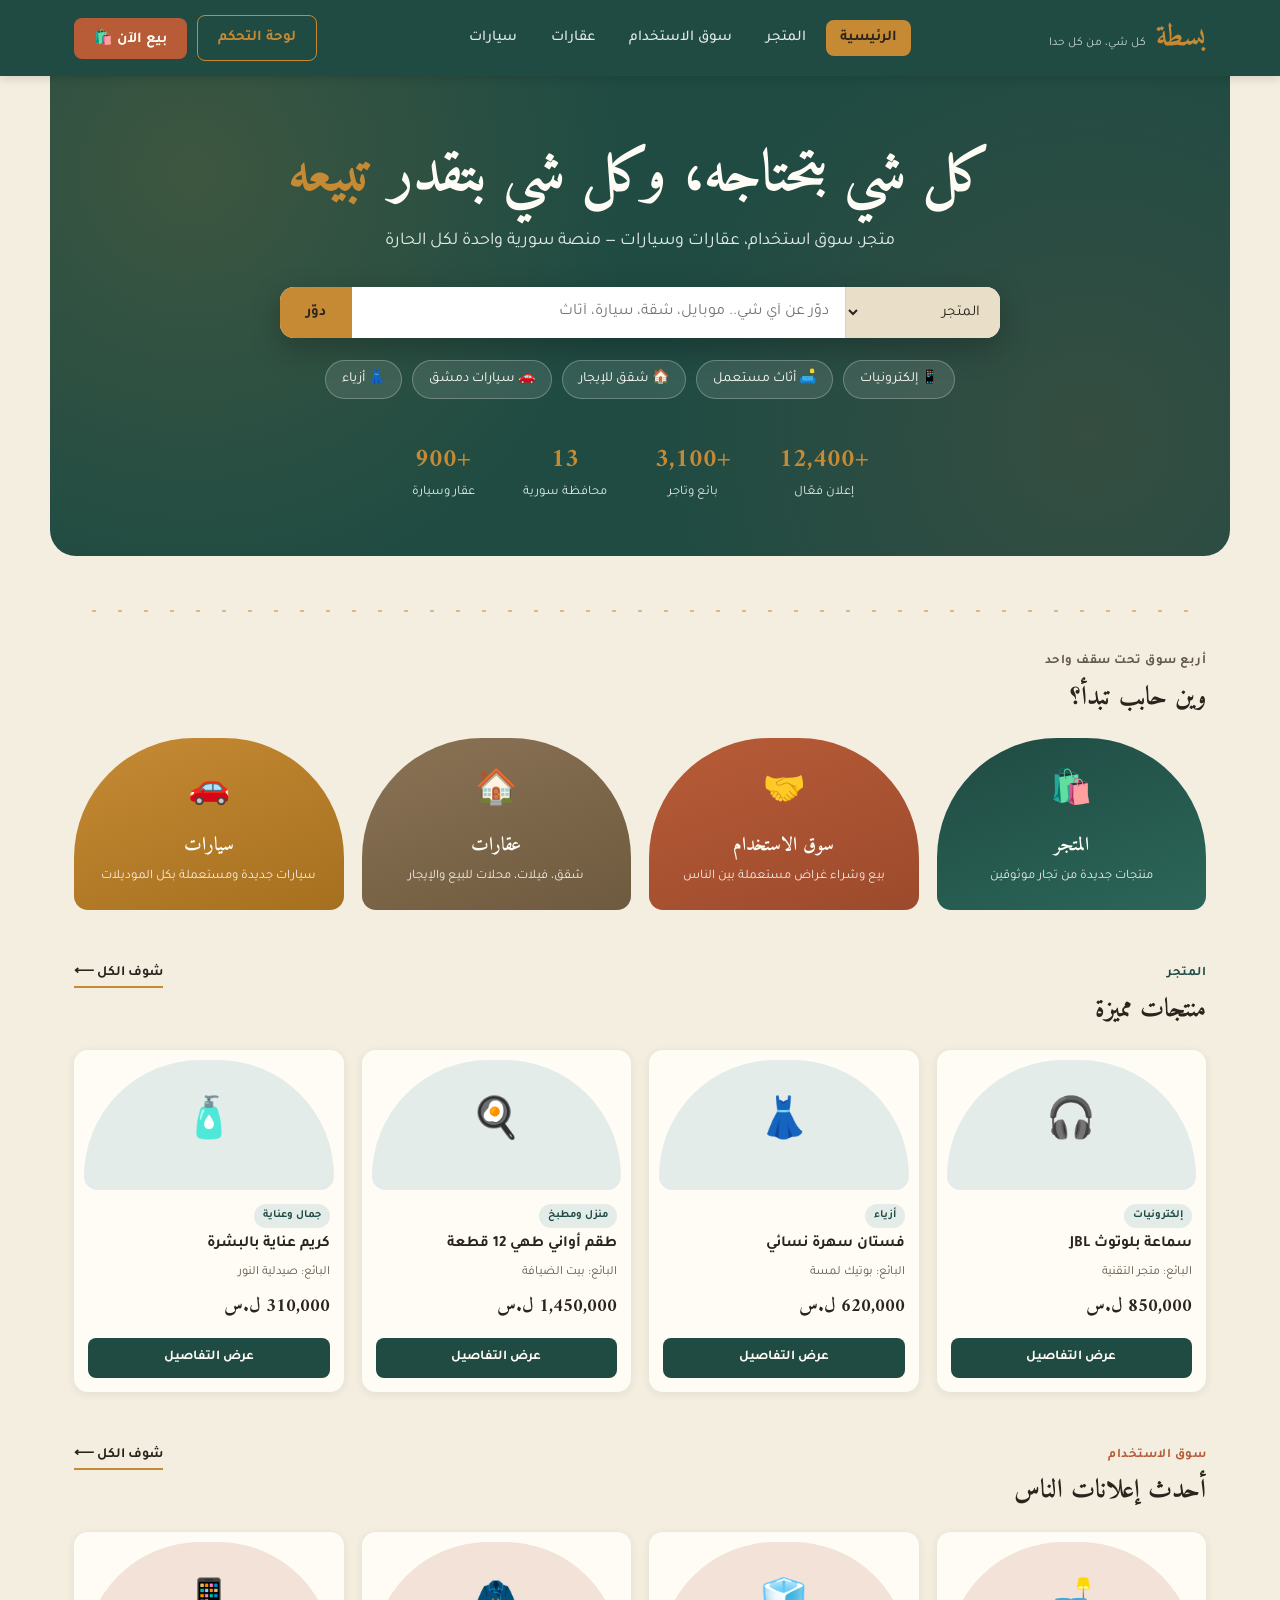
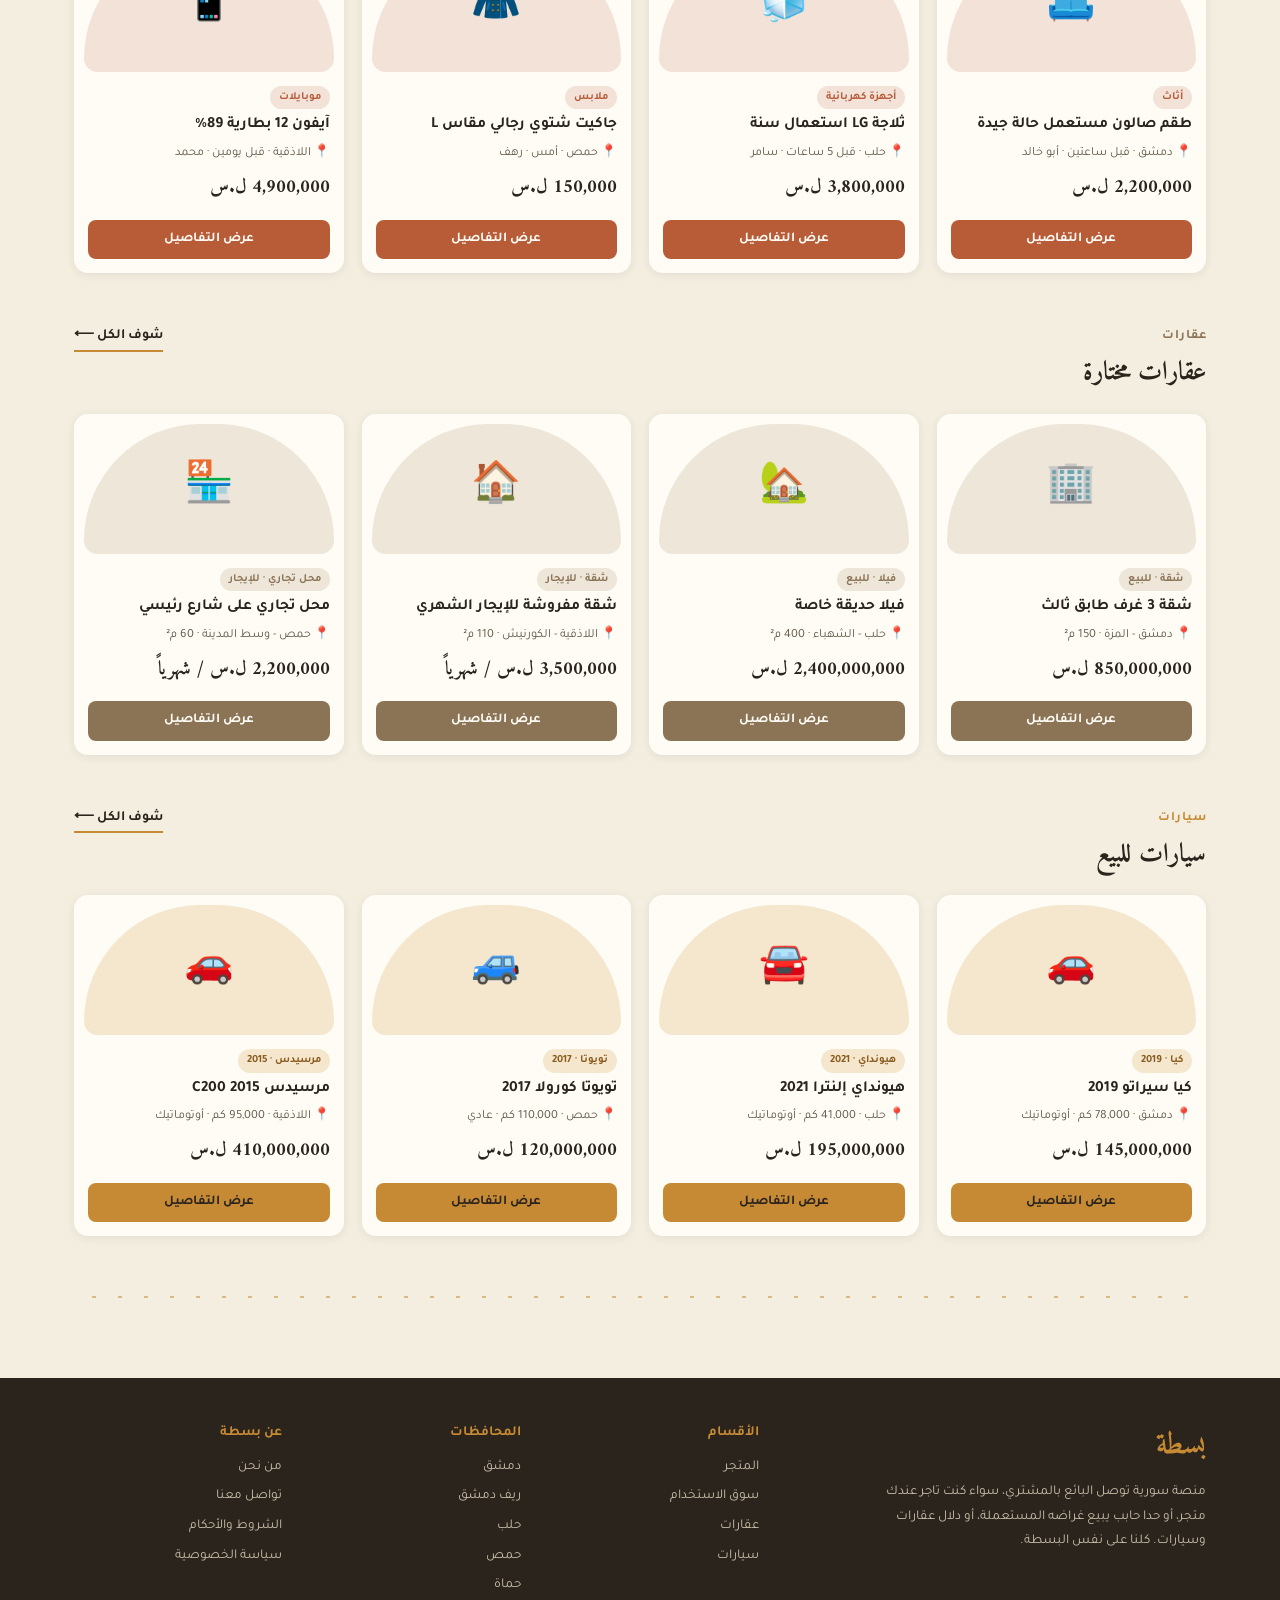
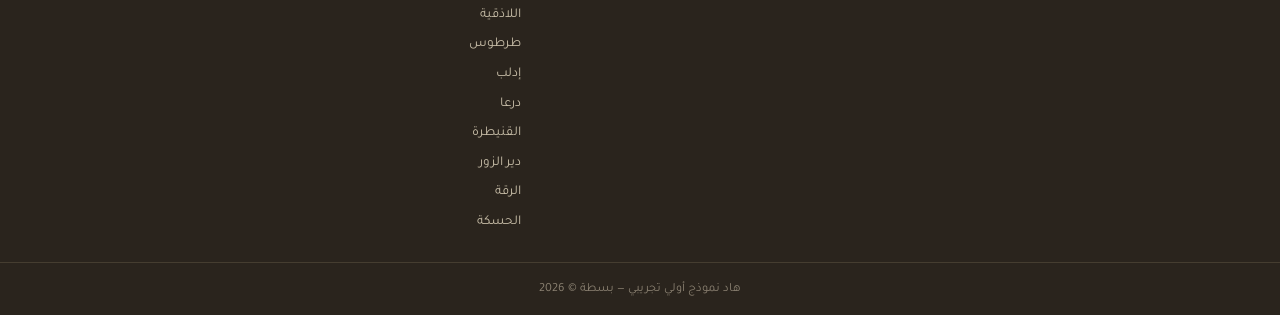
<file: index.html>
<!DOCTYPE html>
<html lang="ar" dir="rtl">
<head>
<meta charset="UTF-8">
<meta name="viewport" content="width=device-width, initial-scale=1.0">
<title>بسطة — كل شي، من كل حدا</title>
<link rel="preconnect" href="https://fonts.googleapis.com">
<link href="https://fonts.googleapis.com/css2?family=Amiri:ital,wght@0,400;0,700;1,400&family=Tajawal:wght@300;400;500;700;900&display=swap" rel="stylesheet">
<link rel="stylesheet" href="css/index.css">
</head>
<body>

<header>
  <div class="header-inner">
    <div class="logo">
      <span class="mark">بسطة</span>
      <span class="tag">كل شي، من كل حدا</span>
    </div>
    <button class="burger" id="burgerBtn">☰</button>
    <nav class="main-nav" id="mainNav">
      <button data-page="home" class="active">الرئيسية</button>
      <button data-page="store">المتجر</button>
      <button data-page="market">سوق الاستخدام</button>
      <button data-page="estate">عقارات</button>
      <button data-page="cars">سيارات</button>
    </nav>
    <div class="header-actions">
      <a class="sell-btn" href="basta-dashboard.html" style="background:transparent; border:1.5px solid var(--copper); color:var(--copper);">لوحة التحكم</a>
      <button class="sell-btn" id="sellBtnHeader">بيع الآن 🛍️</button>
    </div>
  </div>
</header>

<main>

  <section class="page active" id="page-home">
    <div class="hero" style="border-radius:0 0 26px 26px;">
      <div class="hero-inner">
        <h1>كل شي بتحتاجه، وكل شي بتقدر <span>تبيعه</span></h1>
        <p class="sub">متجر، سوق استخدام، عقارات وسيارات — منصة سورية واحدة لكل الحارة</p>
        <div class="search-bar">
          <select id="homeSearchScope">
            <option value="store">المتجر</option>
            <option value="market">سوق الاستخدام</option>
            <option value="estate">عقارات</option>
            <option value="cars">سيارات</option>
          </select>
          <input type="text" placeholder="دوّر عن أي شي.. موبايل، شقة، سيارة، أثاث">
          <button id="homeSearchBtn">دوّر</button>
        </div>
        <div class="chips">
          <span class="chip">📱 إلكترونيات</span>
          <span class="chip">🛋️ أثاث مستعمل</span>
          <span class="chip">🏠 شقق للإيجار</span>
          <span class="chip">🚗 سيارات دمشق</span>
          <span class="chip">👗 أزياء</span>
        </div>
        <div class="stats-row">
          <div class="stat"><b>+12,400</b><span>إعلان فعّال</span></div>
          <div class="stat"><b>+3,100</b><span>بائع وتاجر</span></div>
          <div class="stat"><b>13</b><span>محافظة سورية</span></div>
          <div class="stat"><b>+900</b><span>عقار وسيارة</span></div>
        </div>
      </div>
    </div>

    <div class="star-divider" style="margin-top:44px;"></div>

    <div class="section-head" style="margin-top:30px;">
      <div>
        <span class="eyebrow" style="color:var(--charcoal-soft)">أربع سوق تحت سقف واحد</span>
        <h2>وين حابب تبدأ؟</h2>
      </div>
    </div>
    <div class="vertical-grid">
      <a class="v-card store" data-page="store"><div class="icon">🛍️</div><h3>المتجر</h3><p>منتجات جديدة من تجار موثوقين</p></a>
      <a class="v-card market" data-page="market"><div class="icon">🤝</div><h3>سوق الاستخدام</h3><p>بيع وشراء غراض مستعملة بين الناس</p></a>
      <a class="v-card estate" data-page="estate"><div class="icon">🏠</div><h3>عقارات</h3><p>شقق، فيلات، محلات للبيع والإيجار</p></a>
      <a class="v-card cars" data-page="cars"><div class="icon">🚗</div><h3>سيارات</h3><p>سيارات جديدة ومستعملة بكل الموديلات</p></a>
    </div>

    <div class="section-head">
      <div><span class="eyebrow c-store">المتجر</span><h2>منتجات مميزة</h2></div>
      <a class="more" data-page="store">شوف الكل ⟵</a>
    </div>
    <div class="grid" id="homeStoreGrid"></div>

    <div class="section-head">
      <div><span class="eyebrow c-market">سوق الاستخدام</span><h2>أحدث إعلانات الناس</h2></div>
      <a class="more" data-page="market">شوف الكل ⟵</a>
    </div>
    <div class="grid" id="homeMarketGrid"></div>

    <div class="section-head">
      <div><span class="eyebrow c-estate">عقارات</span><h2>عقارات مختارة</h2></div>
      <a class="more" data-page="estate">شوف الكل ⟵</a>
    </div>
    <div class="grid" id="homeEstateGrid"></div>

    <div class="section-head">
      <div><span class="eyebrow c-cars">سيارات</span><h2>سيارات للبيع</h2></div>
      <a class="more" data-page="cars">شوف الكل ⟵</a>
    </div>
    <div class="grid" id="homeCarsGrid"></div>

    <div class="star-divider" style="margin-top:50px;"></div>
  </section>

  <section class="page" id="page-store">
    <div class="page-hero">
      <span class="eyebrow c-store">المتجر الإلكتروني</span>
      <h2>تسوق منتجات جديدة</h2>
      <p>منتجات من تجار ومحلات موثوقة، توصيل لكل المحافظات</p>
    </div>
    <div class="filters">
      <select id="storeCategory">
        <option value="">كل الأقسام</option>
        <option>إلكترونيات</option>
        <option>أزياء</option>
        <option>منزل ومطبخ</option>
        <option>جمال وعناية</option>
        <option>أطفال</option>
        <option>رياضة</option>
      </select>
      <select id="storeSort">
        <option value="">ترتيب حسب</option>
        <option value="low">السعر: من الأقل للأعلى</option>
        <option value="high">السعر: من الأعلى للأقل</option>
      </select>
      <input type="text" id="storeSearch" placeholder="دوّر عن منتج...">
    </div>
    <p class="result-count" id="storeCount"></p>
    <div class="grid" id="storeGrid"></div>
  </section>

  <section class="page" id="page-market">
    <div class="page-hero">
      <span class="eyebrow c-market">سوق الاستخدام</span>
      <h2>بيع وشراء من الناس مباشرة</h2>
      <p>إعلانات مباشرة من مستخدمين، بلا وسيط — تواصل مع البائع مباشرة</p>
    </div>
    <div class="filters">
      <select id="marketCategory">
        <option value="">كل الأقسام</option>
        <option>أثاث</option>
        <option>أجهزة كهربائية</option>
        <option>ملابس</option>
        <option>موبايلات</option>
        <option>أدوات منزلية</option>
      </select>
      <select id="marketCity">
        <option value="">كل المحافظات</option>
        <option>دمشق</option><option>ريف دمشق</option><option>حلب</option><option>حمص</option><option>حماة</option><option>اللاذقية</option><option>طرطوس</option><option>إدلب</option><option>درعا</option><option>القنيطرة</option><option>دير الزور</option><option>الرقة</option><option>الحسكة</option>
      </select>
      <input type="text" id="marketSearch" placeholder="دوّر عن غرض مستعمل...">
    </div>
    <p class="result-count" id="marketCount"></p>
    <div class="grid" id="marketGrid"></div>
  </section>

  <section class="page" id="page-estate">
    <div class="page-hero">
      <span class="eyebrow c-estate">عقارات</span>
      <h2>شقق، فيلات، محلات وأراضي</h2>
      <p>للبيع أو للإيجار، بكل المحافظات السورية</p>
    </div>
    <div class="filters">
      <select id="estateType">
        <option value="">كل الأنواع</option>
        <option>شقة</option><option>فيلا</option><option>محل تجاري</option><option>أرض</option>
      </select>
      <select id="estatePurpose">
        <option value="">للبيع أو للإيجار</option>
        <option>للبيع</option><option>للإيجار</option>
      </select>
      <select id="estateCity">
        <option value="">كل المحافظات</option>
        <option>دمشق</option><option>ريف دمشق</option><option>حلب</option><option>حمص</option><option>حماة</option><option>اللاذقية</option><option>طرطوس</option><option>إدلب</option><option>درعا</option><option>القنيطرة</option><option>دير الزور</option><option>الرقة</option><option>الحسكة</option>
      </select>
      <input type="text" id="estateSearch" placeholder="دوّر عن حي أو منطقة...">
    </div>
    <p class="result-count" id="estateCount"></p>
    <div class="grid" id="estateGrid"></div>
  </section>

  <section class="page" id="page-cars">
    <div class="page-hero">
      <span class="eyebrow c-cars">سيارات</span>
      <h2>سيارات جديدة ومستعملة</h2>
      <p>كل الماركات والموديلات، بكل المحافظات</p>
    </div>
    <div class="filters">
      <select id="carsBrand">
        <option value="">كل الماركات</option>
        <option>كيا</option><option>هيونداي</option><option>تويوتا</option><option>مرسيدس</option>
        <option>بي إم دبليو</option><option>سكودا</option>
      </select>
      <select id="carsCity">
        <option value="">كل المحافظات</option>
        <option>دمشق</option><option>ريف دمشق</option><option>حلب</option><option>حمص</option><option>حماة</option><option>اللاذقية</option><option>طرطوس</option><option>إدلب</option><option>درعا</option><option>القنيطرة</option><option>دير الزور</option><option>الرقة</option><option>الحسكة</option>
      </select>
      <select id="carsSort">
        <option value="">ترتيب حسب</option>
        <option value="low">السعر: من الأقل للأعلى</option>
        <option value="high">السعر: من الأعلى للأقل</option>
      </select>
      <input type="text" id="carsSearch" placeholder="دوّر عن موديل...">
    </div>
    <p class="result-count" id="carsCount"></p>
    <div class="grid" id="carsGrid"></div>
  </section>

</main>

<button class="float-sell" id="sellBtnFloat">➕ بيع الآن</button>

<footer>
  <div class="footer-inner">
    <div>
      <div class="logo"><span class="mark">بسطة</span></div>
      <p class="about">منصة سورية توصل البائع بالمشتري، سواء كنت تاجر عندك متجر، أو حدا حابب يبيع غراضه المستعملة، أو دلال عقارات وسيارات. كلنا على نفس البسطة.</p>
    </div>
    <div>
      <h5>الأقسام</h5>
      <ul>
        <li>المتجر</li><li>سوق الاستخدام</li><li>عقارات</li><li>سيارات</li>
      </ul>
    </div>
    <div>
      <h5>المحافظات</h5>
      <ul>
        <li>دمشق</li><li>ريف دمشق</li><li>حلب</li><li>حمص</li><li>حماة</li><li>اللاذقية</li><li>طرطوس</li><li>إدلب</li><li>درعا</li><li>القنيطرة</li><li>دير الزور</li><li>الرقة</li><li>الحسكة</li>
      </ul>
    </div>
    <div>
      <h5>عن بسطة</h5>
      <ul>
        <li>من نحن</li><li>تواصل معنا</li><li>الشروط والأحكام</li><li>سياسة الخصوصية</li>
      </ul>
    </div>
  </div>
  <div class="footer-bottom">هاد نموذج أولي تجريبي — بسطة © 2026</div>
</footer>

<div class="overlay" id="overlay">
  <div class="modal">
    <div class="modal-head">
      <h3>انشر إعلانك</h3>
      <button id="closeModal">✕</button>
    </div>
    <p class="hint">هاد نموذج تجريبي، الإعلان ما رح ينشر فعلياً</p>
    <form id="adForm">
      <div class="field">
        <label>القسم</label>
        <select id="adSection">
          <option value="store">منتج بالمتجر</option>
          <option value="market">غرض مستعمل</option>
          <option value="estate">عقار</option>
          <option value="cars">سيارة</option>
        </select>
      </div>
      <div class="field"><label>عنوان الإعلان</label><input type="text" placeholder="مثال: آيفون 13 برو حالة ممتازة" required></div>
      <div class="field"><label>السعر (ل.س)</label><input type="text" placeholder="مثال: 3,500,000" required></div>
      <div class="field"><label>المحافظة</label>
        <select>
          <option>دمشق</option><option>ريف دمشق</option><option>حلب</option><option>حمص</option><option>حماة</option><option>اللاذقية</option><option>طرطوس</option><option>إدلب</option><option>درعا</option><option>القنيطرة</option><option>دير الزور</option><option>الرقة</option><option>الحسكة</option>
        </select>
      </div>
      <div class="field">
        <label>صور الإعلان</label>
        <div class="upload-zone" id="uploadZone">
          <span class="upload-icon">📷</span>
          <span class="upload-text">اضغط هون أو اسحب الصور حتى 6 صور</span>
          <input type="file" id="listingImages" accept="image/*" multiple hidden>
        </div>
        <div class="upload-thumbs" id="uploadThumbs"></div>
      </div>
      <div class="field"><label>وصف الإعلان</label><textarea placeholder="اكتب تفاصيل الإعلان هون..."></textarea></div>
      <button type="submit" class="submit">نشر الإعلان</button>
    </form>
  </div>
</div>

<div class="overlay" id="productOverlay">
  <div class="modal product-modal">
    <div class="modal-head">
      <h3 id="pmTitle">اسم المنتج</h3>
      <button id="closeProductModal">✕</button>
    </div>
    <div class="pm-body">
      <div class="pm-gallery">
        <div class="pm-main-image t-store" id="pmMainImage">
          <button class="pm-nav prev" id="pmPrev">‹</button>
          <span id="pmMainIcon"></span>
          <button class="pm-nav next" id="pmNext">›</button>
          <div class="pm-dots" id="pmDots"></div>
        </div>
        <div class="pm-thumbs" id="pmThumbs"></div>
      </div>
      <div class="pm-info">
        <span class="badge store" id="pmCategory"></span>
        <div class="pm-price" id="pmPrice"></div>
        <div class="pm-vendor" id="pmVendor"></div>
        <p class="pm-desc" id="pmDesc"></p>
        <div class="pm-qty">
          <label>الكمية</label>
          <div class="qty-stepper">
            <button id="qtyMinus" type="button">−</button>
            <span id="qtyValue">1</span>
            <button id="qtyPlus" type="button">+</button>
          </div>
        </div>
        <button class="pm-add-cart" id="pmAddCart">أضف للسلة 🛒</button>
      </div>
    </div>
  </div>
</div>

<div class="toast" id="toast"></div>

<script src="js/index.js"></script>
</body>
</html>
</file>
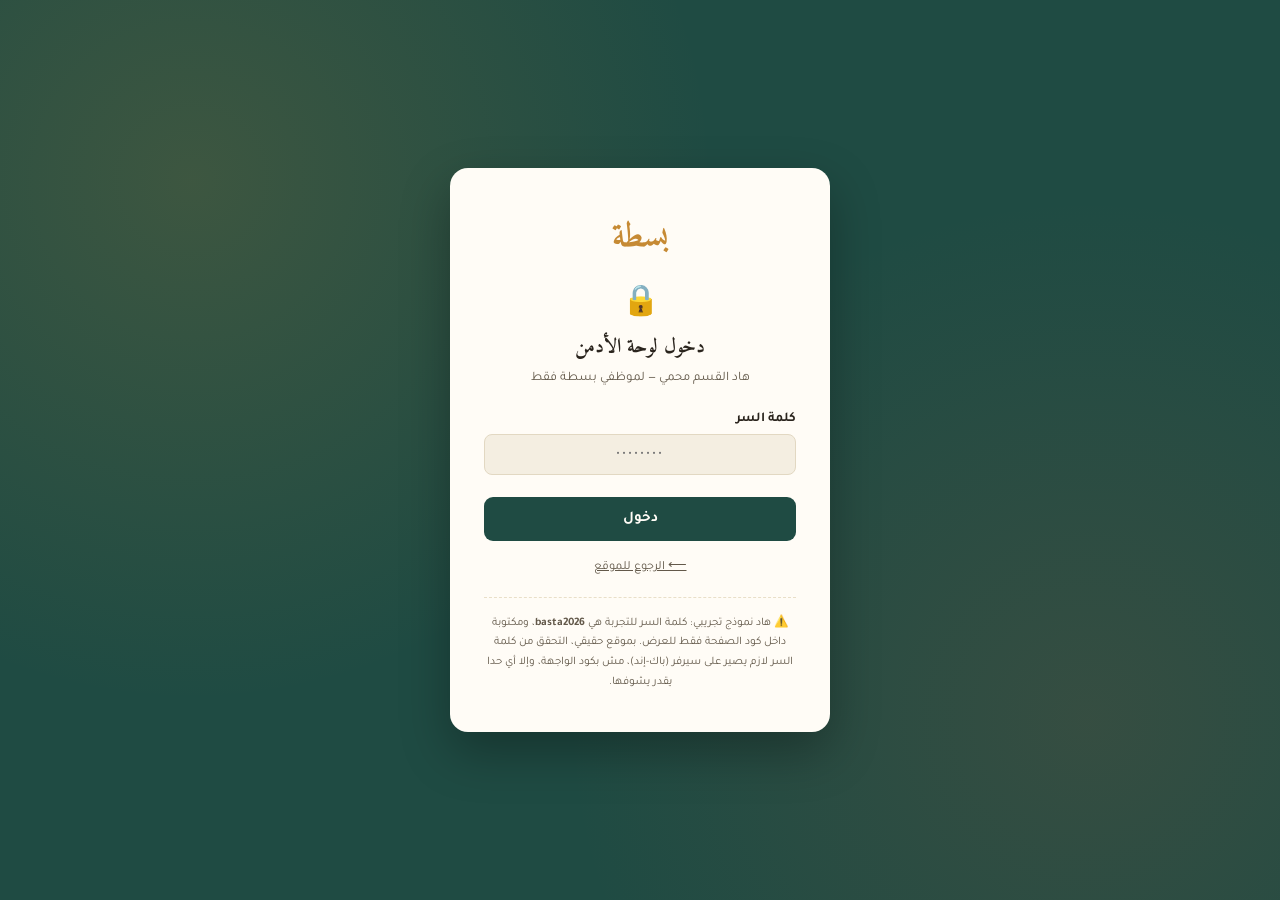
<file: admin.html>
<!DOCTYPE html>
<html lang="ar" dir="rtl">
<head>
<meta charset="UTF-8">
<meta name="viewport" content="width=device-width, initial-scale=1.0">
<title>دخول الأدمن — بسطة</title>
<link rel="preconnect" href="https://fonts.googleapis.com">
<link href="https://fonts.googleapis.com/css2?family=Amiri:ital,wght@0,400;0,700;1,400&family=Tajawal:wght@300;400;500;700;900&display=swap" rel="stylesheet">
<link rel="stylesheet" href="css/admin.css">
</head>
<body>

<div id="loginGate">
  <div class="login-card" id="loginCard">
    <div class="mark">بسطة</div>
    <div class="lock">🔒</div>
    <h1>دخول لوحة الأدمن</h1>
    <p class="hint">هاد القسم محمي — لموظفي بسطة فقط</p>
    <form id="loginForm">
      <div class="field">
        <label>كلمة السر</label>
        <input type="password" id="passwordInput" placeholder="••••••••" autocomplete="off" required>
      </div>
      <button type="submit" class="login-btn">دخول</button>
      <p class="login-error" id="loginError">كلمة السر غير صحيحة، جرب مرة تانية</p>
    </form>
    <a class="back-home" href="index.html">⟵ الرجوع للموقع</a>
    <div class="demo-note">
      ⚠️ هاد نموذج تجريبي: كلمة السر للتجربة هي <b>basta2026</b>، ومكتوبة داخل كود الصفحة فقط للعرض.
      بموقع حقيقي، التحقق من كلمة السر لازم يصير على سيرفر (باك-إند)، مش بكود الواجهة، وإلا أي حدا يقدر يشوفها.
    </div>
  </div>
</div>

<div id="dashboard">
  <div class="topbar">
    <div class="logo">بسطة <span>لوحة الأدمن</span></div>
    <div class="topbar-right">
      <a class="back-link" href="index.html">العودة للموقع ⟶</a>
      <button class="logout-link" id="logoutBtn">تسجيل خروج</button>
      <div class="avatar">أ</div>
    </div>
  </div>

  <div class="layout">
    <div class="sidebar">
      <span class="group-label">الأدمن</span>
      <button class="nav-item active" data-panel="a-overview">📊 نظرة عامة</button>
      <button class="nav-item" data-panel="a-users">👥 المستخدمون</button>
      <button class="nav-item" data-panel="a-review">🕓 مراجعة الإعلانات</button>
      <button class="nav-item" data-panel="a-reports">📈 التقارير</button>
      <button class="nav-item" data-panel="a-settings">⚙️ إعدادات الموقع</button>
    </div>

    <div class="content">

      <div class="content-panel active" id="panel-a-overview">
        <h2 class="page-title">نظرة عامة على المنصة</h2>
        <p class="page-sub">ملخص عن كل الموقع</p>
        <div class="stats">
          <div class="stat-card"><div class="label">إجمالي المستخدمين</div><div class="value">3,112</div><div class="delta">+64 هالأسبوع</div></div>
          <div class="stat-card clay"><div class="label">إجمالي الإعلانات</div><div class="value">12,438</div><div class="delta">+310 هالأسبوع</div></div>
          <div class="stat-card copper"><div class="label">قيد المراجعة</div><div class="value">27</div><div class="delta">يحتاج إجراء</div></div>
          <div class="stat-card stone"><div class="label">بلاغات مفتوحة</div><div class="value">4</div><div class="delta">يحتاج متابعة</div></div>
        </div>
        <div class="panel">
          <h3>توزيع الإعلانات حسب القسم</h3>
          <div class="bar-row"><span class="bar-label">المتجر</span><div class="bar-track"><div class="bar-fill" style="width:70%; background:var(--teal);"></div></div><span class="bar-value">4,120</span></div>
          <div class="bar-row"><span class="bar-label">سوق الاستخدام</span><div class="bar-track"><div class="bar-fill" style="width:100%; background:var(--clay);"></div></div><span class="bar-value">5,860</span></div>
          <div class="bar-row"><span class="bar-label">عقارات</span><div class="bar-track"><div class="bar-fill" style="width:32%; background:var(--stone);"></div></div><span class="bar-value">1,340</span></div>
          <div class="bar-row"><span class="bar-label">سيارات</span><div class="bar-track"><div class="bar-fill" style="width:20%; background:var(--copper);"></div></div><span class="bar-value">1,118</span></div>
        </div>
      </div>

      <div class="content-panel" id="panel-a-users">
        <h2 class="page-title">المستخدمون</h2>
        <p class="page-sub">إدارة حسابات البائعين والمشترين</p>
        <div class="table-toolbar">
          <input type="text" placeholder="دوّر باسم أو رقم هاتف...">
          <select><option value="">كل الحالات</option><option>نشط</option><option>موقوف</option></select>
        </div>
        <div class="panel" style="overflow-x:auto;">
          <table>
            <thead><tr><th>المستخدم</th><th>تاريخ الانضمام</th><th>عدد الإعلانات</th><th>الحالة</th><th>إجراءات</th></tr></thead>
            <tbody id="adminUsersBody"></tbody>
          </table>
        </div>
      </div>

      <div class="content-panel" id="panel-a-review">
        <h2 class="page-title">مراجعة الإعلانات</h2>
        <p class="page-sub">إعلانات بانتظار الموافقة قبل نشرها</p>
        <div class="panel" style="overflow-x:auto;">
          <table>
            <thead><tr><th>الإعلان</th><th>القسم</th><th>البائع</th><th>السعر</th><th>إجراءات</th></tr></thead>
            <tbody id="adminReviewBody"></tbody>
          </table>
        </div>
      </div>

      <div class="content-panel" id="panel-a-reports">
        <h2 class="page-title">التقارير</h2>
        <p class="page-sub">أداء المنصة خلال آخر 6 أشهر</p>
        <div class="panel">
          <h3>نمو عدد الإعلانات الجديدة شهرياً</h3>
          <div class="bar-row"><span class="bar-label">آذار</span><div class="bar-track"><div class="bar-fill" style="width:40%; background:var(--teal);"></div></div><span class="bar-value">820</span></div>
          <div class="bar-row"><span class="bar-label">نيسان</span><div class="bar-track"><div class="bar-fill" style="width:52%; background:var(--teal);"></div></div><span class="bar-value">1,060</span></div>
          <div class="bar-row"><span class="bar-label">أيار</span><div class="bar-track"><div class="bar-fill" style="width:61%; background:var(--teal);"></div></div><span class="bar-value">1,240</span></div>
          <div class="bar-row"><span class="bar-label">حزيران</span><div class="bar-track"><div class="bar-fill" style="width:75%; background:var(--teal);"></div></div><span class="bar-value">1,510</span></div>
          <div class="bar-row"><span class="bar-label">تموز</span><div class="bar-track"><div class="bar-fill" style="width:88%; background:var(--teal);"></div></div><span class="bar-value">1,790</span></div>
          <div class="bar-row"><span class="bar-label">آب</span><div class="bar-track"><div class="bar-fill" style="width:100%; background:var(--teal);"></div></div><span class="bar-value">2,030</span></div>
        </div>
      </div>

      <div class="content-panel" id="panel-a-settings">
        <h2 class="page-title">إعدادات الموقع</h2>
        <div class="panel">
          <div class="form-grid">
            <div class="field"><label>اسم المنصة</label><input type="text" value="بسطة"></div>
            <div class="field"><label>بريد التواصل</label><input type="text" value="support@basta.sy"></div>
            <div class="field"><label>عمولة المتجر (%)</label><input type="text" value="5"></div>
            <div class="field"><label>مدة عرض الإعلان (يوم)</label><input type="text" value="30"></div>
          </div>
          <button class="submit-btn" id="saveSiteSettingsBtn">حفظ الإعدادات</button>
        </div>
      </div>

    </div>
  </div>
</div>

<div class="toast" id="toast"></div>

<script src="js/admin.js"></script>
</body>
</html>
</file>
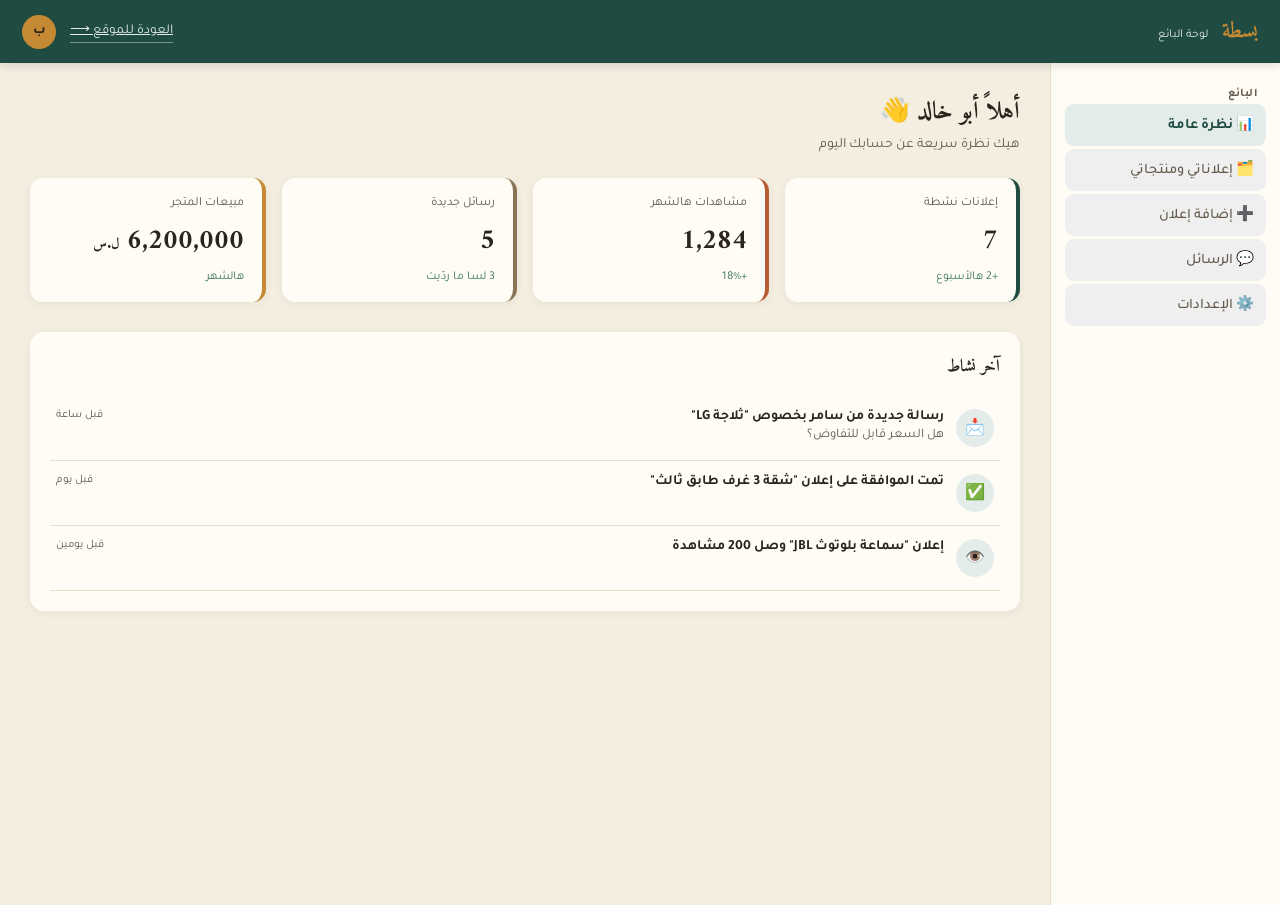
<file: basta-dashboard.html>
<!DOCTYPE html>
<html lang="ar" dir="rtl">
<head>
<meta charset="UTF-8">
<meta name="viewport" content="width=device-width, initial-scale=1.0">
<title>لوحة التحكم — بسطة</title>
<link rel="preconnect" href="https://fonts.googleapis.com">
<link href="https://fonts.googleapis.com/css2?family=Amiri:ital,wght@0,400;0,700;1,400&family=Tajawal:wght@300;400;500;700;900&display=swap" rel="stylesheet">
<link rel="stylesheet" href="css/basta-dashboard.css">
</head>
<body>

<div class="topbar">
  <div class="logo">بسطة <span>لوحة البائع</span></div>
  <div class="topbar-right">
    <a class="back-link" href="index.html">العودة للموقع ⟶</a>
    <div class="avatar" id="avatarLetter">ب</div>
  </div>
</div>

<div class="layout">
  <div class="sidebar" id="sellerSidebar">
    <span class="group-label">البائع</span>
    <button class="nav-item active" data-panel="s-overview">📊 نظرة عامة</button>
    <button class="nav-item" data-panel="s-listings">🗂️ إعلاناتي ومنتجاتي</button>
    <button class="nav-item" data-panel="s-add">➕ إضافة إعلان</button>
    <button class="nav-item" data-panel="s-messages">💬 الرسائل</button>
    <button class="nav-item" data-panel="s-settings">⚙️ الإعدادات</button>
  </div>

  <div class="content">

    <div class="content-panel active" id="panel-s-overview">
      <h2 class="page-title">أهلاً أبو خالد 👋</h2>
      <p class="page-sub">هيك نظرة سريعة عن حسابك اليوم</p>
      <div class="stats">
        <div class="stat-card"><div class="label">إعلانات نشطة</div><div class="value">7</div><div class="delta">+2 هالأسبوع</div></div>
        <div class="stat-card clay"><div class="label">مشاهدات هالشهر</div><div class="value">1,284</div><div class="delta">+18%</div></div>
        <div class="stat-card stone"><div class="label">رسائل جديدة</div><div class="value">5</div><div class="delta">3 لسا ما ردّيت</div></div>
        <div class="stat-card copper"><div class="label">مبيعات المتجر</div><div class="value">6,200,000 <span style="font-size:14px;">ل.س</span></div><div class="delta">هالشهر</div></div>
      </div>
      <div class="panel">
        <h3>آخر نشاط</h3>
        <div class="msg-item"><div class="av">📩</div><div><div class="msg-title">رسالة جديدة من سامر بخصوص "ثلاجة LG"</div><div class="msg-prev">هل السعر قابل للتفاوض؟</div></div><div class="msg-time">قبل ساعة</div></div>
        <div class="msg-item"><div class="av">✅</div><div><div class="msg-title">تمت الموافقة على إعلان "شقة 3 غرف طابق ثالث"</div></div><div class="msg-time">قبل يوم</div></div>
        <div class="msg-item"><div class="av">👁️</div><div><div class="msg-title">إعلان "سماعة بلوتوث JBL" وصل 200 مشاهدة</div></div><div class="msg-time">قبل يومين</div></div>
      </div>
    </div>

    <div class="content-panel" id="panel-s-listings">
      <h2 class="page-title">إعلاناتي ومنتجاتي</h2>
      <p class="page-sub">إدارة كل إعلاناتك من مكان واحد</p>
      <div class="table-toolbar">
        <select id="sellerFilterVertical">
          <option value="">كل الأقسام</option>
          <option value="v-store">المتجر</option>
          <option value="v-market">سوق الاستخدام</option>
          <option value="v-estate">عقارات</option>
          <option value="v-cars">سيارات</option>
        </select>
        <input type="text" placeholder="دوّر بإعلاناتك...">
      </div>
      <div class="panel" style="overflow-x:auto;">
        <table>
          <thead><tr><th>الإعلان</th><th>القسم</th><th>السعر</th><th>الحالة</th><th>المشاهدات</th><th>إجراءات</th></tr></thead>
          <tbody id="sellerListingsBody"></tbody>
        </table>
      </div>
    </div>

    <div class="content-panel" id="panel-s-add">
      <h2 class="page-title">إضافة إعلان جديد</h2>
      <p class="page-sub">اختر القسم وعبّي البيانات</p>
      <div class="panel">
        <div class="section-toggle" id="addSectionToggle">
          <button class="active" data-sec="store">🛍️ منتج بالمتجر</button>
          <button data-sec="market">🤝 غرض مستعمل</button>
          <button data-sec="estate">🏠 عقار</button>
          <button data-sec="cars">🚗 سيارة</button>
        </div>
        <form id="addForm">
          <div class="form-grid">
            <div class="field full"><label>عنوان الإعلان</label><input type="text" placeholder="مثال: آيفون 13 برو حالة ممتازة" required></div>
            <div class="field"><label>السعر (ل.س)</label><input type="text" placeholder="مثال: 3,500,000" required></div>
            <div class="field"><label>المحافظة</label>
              <select><option>دمشق</option><option>ريف دمشق</option><option>حلب</option><option>حمص</option><option>حماة</option><option>اللاذقية</option><option>طرطوس</option><option>إدلب</option><option>درعا</option><option>القنيطرة</option><option>دير الزور</option><option>الرقة</option><option>الحسكة</option></select>
            </div>

            <div class="field dyn dyn-store active"><label>قسم المتجر</label>
              <select><option>إلكترونيات</option><option>أزياء</option><option>منزل ومطبخ</option><option>جمال وعناية</option><option>أطفال</option><option>رياضة</option></select>
            </div>
            <div class="field dyn dyn-store active"><label>الكمية المتوفرة</label><input type="number" placeholder="مثال: 25"></div>

            <div class="field dyn dyn-market"><label>قسم سوق الاستخدام</label>
              <select><option>أثاث</option><option>أجهزة كهربائية</option><option>ملابس</option><option>موبايلات</option><option>أدوات منزلية</option></select>
            </div>
            <div class="field dyn dyn-market"><label>حالة الغرض</label>
              <select><option>جديد بالكرتونة</option><option>مستعمل - ممتاز</option><option>مستعمل - جيد</option><option>يحتاج صيانة</option></select>
            </div>

            <div class="field dyn dyn-estate"><label>نوع العقار</label>
              <select><option>شقة</option><option>فيلا</option><option>محل تجاري</option><option>أرض</option></select>
            </div>
            <div class="field dyn dyn-estate"><label>للبيع أو للإيجار</label><select><option>للبيع</option><option>للإيجار</option></select></div>
            <div class="field dyn dyn-estate"><label>المساحة (م²)</label><input type="number" placeholder="مثال: 150"></div>
            <div class="field dyn dyn-estate"><label>الحي / المنطقة</label><input type="text" placeholder="مثال: المزة"></div>

            <div class="field dyn dyn-cars"><label>الماركة</label>
              <select><option>كيا</option><option>هيونداي</option><option>تويوتا</option><option>مرسيدس</option><option>بي إم دبليو</option><option>سكودا</option></select>
            </div>
            <div class="field dyn dyn-cars"><label>سنة الصنع</label><input type="number" placeholder="مثال: 2019"></div>
            <div class="field dyn dyn-cars"><label>الكيلومترات</label><input type="text" placeholder="مثال: 78,000"></div>
            <div class="field dyn dyn-cars"><label>ناقل الحركة</label><select><option>أوتوماتيك</option><option>عادي</option></select></div>

            <div class="field full">
              <label>صور الإعلان</label>
              <div class="upload-zone" id="uploadZone">
                <span class="upload-icon">📷</span>
                <span class="upload-text">اضغط هون أو اسحب الصور حتى 6 صور</span>
                <input type="file" id="listingImages" accept="image/*" multiple hidden>
              </div>
              <div class="upload-thumbs" id="uploadThumbs"></div>
            </div>

            <div class="field full"><label>الوصف</label><textarea placeholder="اكتب تفاصيل الإعلان هون..."></textarea></div>
          </div>
          <button type="submit" class="submit-btn">نشر الإعلان</button>
        </form>
      </div>
    </div>

    <div class="content-panel" id="panel-s-messages">
      <h2 class="page-title">الرسائل</h2>
      <p class="page-sub">تواصل المشترين معك</p>
      <div class="panel">
        <div class="msg-item"><div class="av">س</div><div><div class="msg-title">سامر — بخصوص "ثلاجة LG استعمال سنة"</div><div class="msg-prev">هل السعر قابل للتفاوض؟ ممكن أشوفها اليوم؟</div></div><div class="msg-time">قبل ساعة</div></div>
        <div class="msg-item"><div class="av">ر</div><div><div class="msg-title">رهف — بخصوص "شقة 3 غرف طابق ثالث"</div><div class="msg-prev">في إمكانية معاينة نهار الجمعة؟</div></div><div class="msg-time">قبل 4 ساعات</div></div>
        <div class="msg-item"><div class="av">ع</div><div><div class="msg-title">عدنان — بخصوص "كيا سيراتو 2019"</div><div class="msg-prev">شو آخر سعر فيها؟</div></div><div class="msg-time">أمس</div></div>
      </div>
    </div>

    <div class="content-panel" id="panel-s-settings">
      <h2 class="page-title">إعدادات الحساب</h2>
      <div class="panel">
        <div class="form-grid">
          <div class="field"><label>الاسم</label><input type="text" value="أبو خالد"></div>
          <div class="field"><label>رقم الهاتف</label><input type="text" value="0933 XXX XXX"></div>
          <div class="field"><label>المحافظة</label><select><option>دمشق</option><option>ريف دمشق</option><option>حلب</option><option>حمص</option><option>حماة</option><option>اللاذقية</option><option>طرطوس</option><option>إدلب</option><option>درعا</option><option>القنيطرة</option><option>دير الزور</option><option>الرقة</option><option>الحسكة</option></select></div>
          <div class="field"><label>البريد الإلكتروني</label><input type="text" value="abukhaled@example.com"></div>
        </div>
        <button class="submit-btn" id="saveSettingsBtn">حفظ التعديلات</button>
      </div>
    </div>

  </div>
</div>

<div class="overlay" id="editOverlay">
  <div class="edit-modal">
    <div class="modal-head">
      <h3>تعديل الإعلان</h3>
      <button id="closeEditModal" type="button">✕</button>
    </div>
    <form id="editForm">
      <div class="field"><label>عنوان الإعلان</label><input type="text" id="editTitle" required></div>
      <div class="field"><label>السعر (ل.س)</label><input type="text" id="editPrice" required></div>
      <div class="field"><label>الوصف</label><textarea id="editDesc"></textarea></div>
      <div class="field">
        <label>صور الإعلان</label>
        <div class="upload-zone" id="editUploadZone">
          <span class="upload-icon">📷</span>
          <span class="upload-text">اضغط هون أو اسحب الصور حتى 6 صور</span>
          <input type="file" id="editListingImages" accept="image/*" multiple hidden>
        </div>
        <div class="upload-thumbs" id="editUploadThumbs"></div>
      </div>
      <button type="submit" class="submit-btn" style="width:100%;">حفظ التعديلات</button>
    </form>
  </div>
</div>

<div class="toast" id="toast"></div>

<script src="js/basta-dashboard.js"></script>
</body>
</html>
</file>
<file: css/index.css>
:root{
    --teal:#1F4B43;
    --teal-light:#2C6659;
    --teal-pale:#E4ECE9;
    --clay:#B85C38;
    --clay-pale:#F2E2D8;
    --stone:#8B7355;
    --stone-pale:#EDE6D9;
    --copper:#C68A34;
    --copper-pale:#F5E7CE;
    --red:#B03A2E;
    --cream:#F4EEE1;
    --cream-dark:#E9DFC8;
    --charcoal:#2A241D;
    --charcoal-soft:#63594A;
    --white:#FFFCF6;
    --radius-arch: 120px 120px 14px 14px;
  }
  *{box-sizing:border-box; margin:0; padding:0;}
  html{scroll-behavior:smooth;}
  body{
    font-family:'Tajawal', sans-serif;
    background:var(--cream);
    color:var(--charcoal);
    line-height:1.6;
  }
  h1,h2,h3, .amiri{ font-family:'Amiri', serif; }
  a{ text-decoration:none; color:inherit; }
  ul{ list-style:none; }
  button{ font-family:inherit; cursor:pointer; border:none; }
  img{ max-width:100%; display:block; }

  .star-divider{
    height:22px;
    background-image: radial-gradient(var(--copper) 1.6px, transparent 1.8px);
    background-size: 26px 22px;
    background-position: center;
    opacity:.55;
    margin: 0 auto;
  }
  .star-divider.thin{ opacity:.35; height:14px; background-size:20px 14px; }

  header{
    position:sticky; top:0; z-index:50;
    background:var(--teal);
    color:var(--white);
    box-shadow:0 2px 10px rgba(0,0,0,.15);
  }
  .header-inner{
    max-width:1180px; margin:0 auto; padding:14px 24px;
    display:flex; align-items:center; justify-content:space-between; gap:18px;
  }
  .logo{ display:flex; align-items:baseline; gap:10px; }
  .logo .mark{ font-family:'Amiri', serif; font-weight:700; font-size:30px; color:var(--copper); }
  .logo .tag{ font-size:12px; color:var(--teal-pale); opacity:.85; }
  nav.main-nav{ display:flex; gap:6px; flex-wrap:wrap; }
  nav.main-nav button{
    background:transparent; color:var(--teal-pale); padding:9px 14px; border-radius:8px;
    font-size:15px; font-weight:500; transition:.2s;
  }
  nav.main-nav button:hover{ background:rgba(255,255,255,.08); }
  nav.main-nav button.active{ background:var(--copper); color:var(--charcoal); font-weight:700; }
  .sell-btn{
    background:var(--clay); color:var(--white); padding:10px 20px; border-radius:8px;
    font-weight:700; font-size:15px; white-space:nowrap;
  }
  .sell-btn:hover{ background:#a04f30; }
  .header-actions{ display:flex; align-items:center; gap:10px; }
  .burger{ display:none; background:transparent; color:var(--white); font-size:22px; }

  @media(max-width:900px){
    nav.main-nav{ display:none; }
    nav.main-nav.open{ display:flex; flex-direction:column; width:100%; padding:10px 0; }
    .header-inner{ flex-wrap:wrap; }
    .burger{ display:block; }
  }

  main{ max-width:1180px; margin:0 auto; padding:0 24px; }
  section.page{ display:none; }
  section.page.active{ display:block; animation:fadein .35s ease; }
  @keyframes fadein{ from{opacity:0; transform:translateY(6px);} to{opacity:1; transform:translateY(0);} }

  .hero{
    background:
      radial-gradient(circle at 12% 20%, rgba(198,138,52,.18), transparent 40%),
      radial-gradient(circle at 88% 75%, rgba(184,92,56,.15), transparent 40%),
      var(--teal);
    color:var(--white);
    margin:0 -24px; padding:64px 24px 50px;
  }
  .hero-inner{ max-width:1180px; margin:0 auto; text-align:center; }
  .hero h1{ font-size:clamp(34px,5vw,58px); font-weight:700; line-height:1.25; }
  .hero h1 span{ color:var(--copper); }
  .hero p.sub{ margin-top:14px; font-size:18px; color:var(--teal-pale); }
  .search-bar{
    margin:32px auto 0; max-width:720px; background:var(--white); border-radius:14px;
    display:flex; overflow:hidden; box-shadow:0 10px 30px rgba(0,0,0,.25);
  }
  .search-bar select{
    border:none; background:var(--cream-dark); color:var(--charcoal); padding:0 16px;
    font-family:inherit; font-size:15px; border-left:1px solid #ddd0b3;
  }
  .search-bar input{
    flex:1; border:none; padding:16px; font-family:inherit; font-size:16px; color:var(--charcoal);
  }
  .search-bar input:focus, .search-bar select:focus{ outline:none; }
  .search-bar button{
    background:var(--copper); color:var(--charcoal); padding:0 26px; font-weight:700; font-size:15px;
  }
  .search-bar button:hover{ background:#b57a28; }
  .chips{ margin-top:22px; display:flex; gap:10px; justify-content:center; flex-wrap:wrap; }
  .chip{
    background:rgba(255,255,255,.1); border:1px solid rgba(255,255,255,.25); color:var(--white);
    padding:7px 16px; border-radius:20px; font-size:14px;
  }
  .chip:hover{ background:rgba(255,255,255,.2); }

  .stats-row{
    display:flex; justify-content:center; gap:48px; margin-top:40px; flex-wrap:wrap;
  }
  .stat b{ display:block; font-size:26px; color:var(--copper); font-family:'Amiri',serif; }
  .stat span{ font-size:13px; color:var(--teal-pale); }

  .section-head{
    display:flex; align-items:baseline; justify-content:space-between; margin:52px 0 20px;
  }
  .section-head h2{ font-size:26px; font-weight:700; }
  .section-head .eyebrow{
    display:block; font-family:'Tajawal',sans-serif; font-size:13px; font-weight:700;
    letter-spacing:.5px; margin-bottom:4px;
  }
  .section-head a.more{ font-size:14px; font-weight:700; border-bottom:2px solid var(--copper); padding-bottom:2px; }
  .eyebrow.c-store{ color:var(--teal); } .eyebrow.c-market{ color:var(--clay); }
  .eyebrow.c-estate{ color:var(--stone); } .eyebrow.c-cars{ color:var(--copper); }

  .vertical-grid{ display:grid; grid-template-columns:repeat(4,1fr); gap:18px; margin-bottom:10px; }
  @media(max-width:900px){ .vertical-grid{ grid-template-columns:repeat(2,1fr); gap:12px; } }
  .v-card{
    border-radius:var(--radius-arch); padding:28px 20px 22px; text-align:center;
    color:var(--white); position:relative; overflow:hidden; transition:.25s transform;
  }
  .v-card:hover{ transform:translateY(-4px); }
  .v-card .icon{ font-size:34px; margin-bottom:10px; }
  .v-card h3{ font-size:19px; margin-bottom:6px; }
  .v-card p{ font-size:13px; opacity:.9; }
  .v-card.store{ background:linear-gradient(160deg,var(--teal),var(--teal-light)); }
  .v-card.market{ background:linear-gradient(160deg,var(--clay),#9c4a2c); }
  .v-card.estate{ background:linear-gradient(160deg,var(--stone),#6e5a3f); }
  .v-card.cars{ background:linear-gradient(160deg,var(--copper),#a5701f); }

  .grid{ display:grid; grid-template-columns:repeat(4,1fr); gap:18px; }
  @media(max-width:980px){ .grid{ grid-template-columns:repeat(3,1fr); } }
  @media(max-width:720px){ .grid{ grid-template-columns:repeat(2,1fr); gap:12px; } }

  .card{
    background:var(--white); border-radius:14px; overflow:hidden;
    box-shadow:0 2px 10px rgba(42,36,29,.08); transition:.2s;
    display:flex; flex-direction:column;
  }
  .card:hover{ box-shadow:0 10px 24px rgba(42,36,29,.16); transform:translateY(-3px); }
  .card .thumb{
    height:130px; border-radius:var(--radius-arch); margin:10px 10px 0;
    display:flex; align-items:center; justify-content:center; font-size:40px;
  }
  .thumb.t-store, .pm-main-image.t-store, .pm-thumb.t-store{ background:var(--teal-pale); }
  .thumb.t-market, .pm-main-image.t-market, .pm-thumb.t-market{ background:var(--clay-pale); }
  .thumb.t-estate, .pm-main-image.t-estate, .pm-thumb.t-estate{ background:var(--stone-pale); }
  .thumb.t-cars, .pm-main-image.t-cars, .pm-thumb.t-cars{ background:var(--copper-pale); }

  .card .body{ padding:14px 14px 16px; flex:1; display:flex; flex-direction:column; gap:6px; }
  .card h4{ font-size:15.5px; font-weight:700; line-height:1.4; }
  .card .meta{ font-size:12.5px; color:var(--charcoal-soft); }
  .badge{
    display:inline-block; font-size:11px; font-weight:700; padding:3px 9px; border-radius:20px;
    width:fit-content;
  }
  .badge.store{ background:var(--teal-pale); color:var(--teal); }
  .badge.market{ background:var(--clay-pale); color:var(--clay); }
  .badge.estate{ background:var(--stone-pale); color:var(--stone); }
  .badge.cars{ background:var(--copper-pale); color:#8a5c1f; }
  .price{ font-family:'Amiri',serif; font-weight:700; font-size:19px; margin-top:auto; padding-top:4px; }
  .card .cta{
    margin:0 14px 14px; padding:9px; border-radius:8px; font-weight:700; font-size:13.5px;
    background:var(--teal); color:var(--white); text-align:center;
  }
  .card .cta:hover{ background:var(--teal-light); }
  .card .cta.market{ background:var(--clay); } .card .cta.market:hover{ background:#a04f30; }
  .card .cta.estate{ background:var(--stone); } .card .cta.estate:hover{ background:#75613f; }
  .card .cta.cars{ background:var(--copper); color:var(--charcoal); } .card .cta.cars:hover{ background:#b57a28; }

  .page-hero{
    padding:34px 0 6px;
  }
  .page-hero h2{ font-size:30px; }
  .page-hero p{ color:var(--charcoal-soft); margin-top:6px; font-size:15px; }
  .filters{
    display:flex; gap:10px; flex-wrap:wrap; margin:22px 0 28px; background:var(--white);
    padding:14px; border-radius:12px; box-shadow:0 2px 10px rgba(42,36,29,.06);
  }
  .filters select, .filters input{
    padding:10px 12px; border-radius:8px; border:1px solid #e2d8c2; background:var(--cream);
    font-family:inherit; font-size:14px; color:var(--charcoal);
  }
  .filters input{ flex:1; min-width:160px; }
  .filters select:focus, .filters input:focus{ outline:2px solid var(--copper); }
  .result-count{ font-size:13.5px; color:var(--charcoal-soft); margin-bottom:14px; }
  .empty-state{
    text-align:center; padding:60px 20px; color:var(--charcoal-soft);
  }
  .empty-state .icon{ font-size:40px; margin-bottom:10px; }

  footer{ background:var(--charcoal); color:var(--cream-dark); margin-top:70px; }
  .footer-inner{
    max-width:1180px; margin:0 auto; padding:44px 24px 20px;
    display:grid; grid-template-columns:2fr 1fr 1fr 1fr; gap:30px;
  }
  @media(max-width:760px){ .footer-inner{ grid-template-columns:1fr 1fr; } }
  footer h5{ font-size:14px; margin-bottom:12px; color:var(--copper); }
  footer .logo .mark{ color:var(--copper); }
  footer p.about{ font-size:13.5px; color:#c9bfa9; margin-top:10px; line-height:1.8; max-width:320px; }
  footer li{ font-size:13.5px; margin-bottom:8px; color:#c9bfa9; }
  footer li:hover{ color:var(--copper); }
  .footer-bottom{
    text-align:center; padding:16px; font-size:12.5px; color:#8a8071; border-top:1px solid #453d30;
  }

  .float-sell{
    position:fixed; bottom:20px; left:20px; z-index:60;
    background:var(--clay); color:var(--white); padding:14px 22px; border-radius:30px;
    font-weight:700; box-shadow:0 8px 20px rgba(0,0,0,.3); display:none; font-size:14.5px;
  }
  @media(max-width:900px){ .float-sell{ display:block; } }

  @media(max-width:480px){
    .hero{ padding:44px 16px 36px; }
    .hero h1{ font-size:26px; }
    .hero p.sub{ font-size:15px; }
    .search-bar{ flex-direction:column; border-radius:12px; margin-top:22px; }
    .search-bar select{ border-left:none; border-bottom:1px solid #ddd0b3; padding:12px 14px; }
    .search-bar input{ padding:13px 14px; }
    .search-bar button{ padding:13px; }
    .stats-row{ gap:22px 28px; margin-top:28px; }
    .stat b{ font-size:20px; }
    .stat span{ font-size:11.5px; }
    .chips{ gap:7px; }
    .chip{ padding:6px 12px; font-size:12.5px; }

    main{ padding:0 14px; }
    .section-head{ margin:36px 0 14px; }
    .section-head h2{ font-size:20px; }
    .section-head a.more{ font-size:12.5px; }

    .vertical-grid, .grid{ gap:10px; }
    .v-card{ padding:18px 10px 14px; border-radius:60px 60px 10px 10px; }
    .v-card .icon{ font-size:24px; margin-bottom:6px; }
    .v-card h3{ font-size:14px; }
    .v-card p{ font-size:11px; }

    .card .thumb{ height:88px; margin:8px 8px 0; border-radius:60px 60px 10px 10px; font-size:26px; }
    .card .body{ padding:10px 10px 12px; gap:4px; }
    .card h4{ font-size:13px; }
    .card .meta{ font-size:11px; }
    .price{ font-size:15px; }
    .badge{ font-size:10px; padding:2px 7px; }
    .card .cta{ margin:0 10px 10px; padding:8px; font-size:12px; }

    .page-hero{ padding:26px 0 4px; }
    .page-hero h2{ font-size:22px; }
    .filters{ padding:10px; gap:8px; }
    .filters select, .filters input{ font-size:13px; padding:9px 10px; }

    .product-modal{ max-width:100%; }
    .pm-main-image{ font-size:56px; }
    .pm-price{ font-size:22px; }
  }

  .overlay{
    position:fixed; inset:0; background:rgba(42,36,29,.55); z-index:100;
    display:none; align-items:center; justify-content:center; padding:20px;
  }
  .overlay.open{ display:flex; }
  .modal{
    background:var(--white); border-radius:16px; max-width:460px; width:100%;
    padding:26px; max-height:88vh; overflow:auto;
  }
  .modal-head{ display:flex; justify-content:space-between; align-items:center; margin-bottom:6px; }
  .modal-head h3{ font-size:21px; }
  .modal-head button{ background:transparent; font-size:22px; color:var(--charcoal-soft); }
  .modal p.hint{ font-size:13px; color:var(--charcoal-soft); margin-bottom:18px; }
  .field{ margin-bottom:14px; }
  .field label{ display:block; font-size:13.5px; font-weight:700; margin-bottom:6px; }
  .field input, .field select, .field textarea{
    width:100%; padding:11px 12px; border-radius:8px; border:1px solid #e2d8c2; background:var(--cream);
    font-family:inherit; font-size:14px;
  }
  .field textarea{ resize:vertical; min-height:70px; }
  .modal .submit{
    width:100%; padding:13px; border-radius:9px; background:var(--teal); color:var(--white);
    font-weight:700; font-size:15px; margin-top:6px;
  }
  .modal .submit:hover{ background:var(--teal-light); }

  .upload-zone{
    border:2px dashed var(--cream-dark); border-radius:12px; padding:26px 16px; text-align:center;
    cursor:pointer; transition:.2s; background:var(--cream);
  }
  .upload-zone:hover, .upload-zone.dragover{ border-color:var(--copper); background:var(--copper-pale); }
  .upload-icon{ display:block; font-size:26px; margin-bottom:6px; }
  .upload-text{ font-size:12.5px; color:var(--charcoal-soft); }
  .upload-thumbs{ display:flex; gap:9px; flex-wrap:wrap; margin-top:10px; }
  .upload-thumb{
    position:relative; width:66px; height:66px; border-radius:10px; overflow:hidden;
    border:1.5px solid var(--cream-dark);
  }
  .upload-thumb img{ width:100%; height:100%; object-fit:cover; }
  .upload-thumb .remove-thumb{
    position:absolute; top:3px; left:3px; width:18px; height:18px; border-radius:50%;
    background:rgba(42,36,29,.75); color:var(--white); font-size:11px; display:flex; align-items:center; justify-content:center;
  }
  .upload-thumb .remove-thumb:hover{ background:var(--red); }

  .product-modal{ max-width:840px; }
  .pm-body{ display:grid; grid-template-columns:1.1fr 1fr; gap:26px; }
  @media(max-width:680px){ .pm-body{ grid-template-columns:1fr; } }

  .pm-main-image{
    position:relative; aspect-ratio:1/1; border-radius:16px; overflow:hidden;
    display:flex; align-items:center; justify-content:center; font-size:76px;
  }
  .pm-nav{
    position:absolute; top:50%; transform:translateY(-50%); width:38px; height:38px; border-radius:50%;
    background:rgba(255,252,246,.9); color:var(--charcoal); font-size:22px; display:flex; align-items:center; justify-content:center;
    box-shadow:0 2px 8px rgba(0,0,0,.15); z-index:2;
  }
  .pm-nav:hover{ background:var(--white); }
  .pm-nav.prev{ right:12px; }
  .pm-nav.next{ left:12px; }
  .pm-dots{ position:absolute; bottom:12px; left:0; right:0; display:flex; justify-content:center; gap:6px; }
  .pm-dots span{ width:6px; height:6px; border-radius:50%; background:rgba(42,36,29,.25); }
  .pm-dots span.active{ background:var(--charcoal); width:16px; border-radius:4px; transition:.2s; }

  .pm-thumbs{ display:flex; gap:8px; margin-top:10px; overflow-x:auto; padding-bottom:4px; }
  .pm-thumb{
    width:58px; height:58px; border-radius:10px; flex-shrink:0; display:flex; align-items:center; justify-content:center;
    font-size:22px; cursor:pointer; border:2px solid transparent; transition:.15s;
  }
  .pm-thumb.active{ border-color:var(--copper); }
  .pm-thumb:hover{ border-color:var(--cream-dark); }

  .pm-info{ display:flex; flex-direction:column; }
  .pm-info .badge{ width:fit-content; margin-bottom:10px; }
  .pm-price{ font-family:'Amiri',serif; font-size:27px; font-weight:700; color:var(--teal); margin-bottom:6px; }
  .pm-vendor{ font-size:13.5px; color:var(--charcoal-soft); margin-bottom:14px; }
  .pm-desc{ font-size:14px; line-height:1.85; color:var(--charcoal-soft); margin-bottom:20px; }
  .pm-qty{ display:flex; align-items:center; gap:14px; margin-bottom:18px; }
  .pm-qty label{ font-size:13.5px; font-weight:700; }
  .qty-stepper{ display:flex; align-items:center; border:1.5px solid var(--cream-dark); border-radius:8px; overflow:hidden; }
  .qty-stepper button{ width:36px; height:36px; background:var(--cream); font-size:18px; color:var(--charcoal); }
  .qty-stepper button:hover{ background:var(--cream-dark); }
  .qty-stepper span{ width:42px; text-align:center; font-weight:700; font-size:14px; }
  .pm-add-cart{
    margin-top:auto; width:100%; padding:14px; border-radius:10px; background:var(--teal); color:var(--white);
    font-weight:700; font-size:15px;
  }
  .pm-add-cart:hover{ background:var(--teal-light); }

  .toast{
    position:fixed; bottom:26px; right:26px; background:var(--charcoal); color:var(--cream);
    padding:14px 20px; border-radius:10px; font-size:14px; z-index:200; box-shadow:0 8px 24px rgba(0,0,0,.3);
    display:flex; align-items:center; gap:10px; transform:translateY(20px); opacity:0; pointer-events:none;
    transition:.3s;
  }
  .toast.show{ transform:translateY(0); opacity:1; }
</file>
<file: css/admin.css>
:root{
    --teal:#1F4B43; --teal-light:#2C6659; --teal-pale:#E4ECE9;
    --clay:#B85C38; --clay-pale:#F2E2D8;
    --stone:#8B7355; --stone-pale:#EDE6D9;
    --copper:#C68A34; --copper-pale:#F5E7CE;
    --green:#3C7A57; --green-pale:#E1EFE6;
    --red:#B03A2E; --red-pale:#F5E0DD;
    --cream:#F4EEE1; --cream-dark:#E9DFC8;
    --charcoal:#2A241D; --charcoal-soft:#63594A;
    --white:#FFFCF6;
    --sidebar-w:230px;
  }
  *{box-sizing:border-box; margin:0; padding:0;}
  body{ font-family:'Tajawal',sans-serif; background:var(--cream); color:var(--charcoal); }
  h1,h2,h3,.amiri{ font-family:'Amiri',serif; }
  button{ font-family:inherit; cursor:pointer; border:none; }
  select,input,textarea{ font-family:inherit; }

  #loginGate{
    min-height:100vh; display:flex; align-items:center; justify-content:center;
    background:
      radial-gradient(circle at 15% 20%, rgba(198,138,52,.18), transparent 40%),
      radial-gradient(circle at 85% 80%, rgba(184,92,56,.15), transparent 40%),
      var(--teal);
    padding:20px;
  }
  .login-card{
    background:var(--white); border-radius:18px; padding:40px 34px; width:100%; max-width:380px;
    box-shadow:0 20px 50px rgba(0,0,0,.3); text-align:center;
  }
  .login-card .mark{ font-family:'Amiri',serif; font-weight:700; font-size:34px; color:var(--copper); }
  .login-card .lock{ font-size:30px; margin:14px 0 6px; }
  .login-card h1{ font-size:20px; margin-bottom:6px; }
  .login-card p.hint{ font-size:13px; color:var(--charcoal-soft); margin-bottom:24px; }
  .login-card .field{ text-align:right; margin-bottom:16px; }
  .login-card label{ display:block; font-size:13.5px; font-weight:700; margin-bottom:6px; }
  .login-card input{
    width:100%; padding:12px 14px; border-radius:9px; border:1.5px solid #e2d8c2; background:var(--cream);
    font-size:15px; text-align:center; letter-spacing:2px;
  }
  .login-card input:focus{ outline:none; border-color:var(--copper); }
  .login-card.shake{ animation:shake .4s; }
  @keyframes shake{ 0%,100%{transform:translateX(0);} 25%{transform:translateX(-8px);} 75%{transform:translateX(8px);} }
  .login-btn{
    width:100%; padding:13px; border-radius:9px; background:var(--teal); color:var(--white);
    font-weight:700; font-size:15px; margin-top:6px;
  }
  .login-btn:hover{ background:var(--teal-light); }
  .login-error{ color:var(--red); font-size:13px; margin-top:12px; display:none; }
  .login-error.show{ display:block; }
  .demo-note{
    margin-top:22px; padding-top:16px; border-top:1px dashed var(--cream-dark);
    font-size:11.5px; color:var(--charcoal-soft); line-height:1.7;
  }
  .back-home{ display:block; margin-top:16px; font-size:12.5px; color:var(--charcoal-soft); }

  .topbar{
    background:var(--teal); color:var(--white); padding:12px 22px;
    display:flex; align-items:center; justify-content:space-between; position:sticky; top:0; z-index:60;
    box-shadow:0 2px 10px rgba(0,0,0,.15);
  }
  .topbar .logo{ font-family:'Amiri',serif; font-weight:700; font-size:22px; color:var(--copper); }
  .topbar .logo span{ font-family:'Tajawal',sans-serif; font-size:12px; color:var(--teal-pale); margin-right:8px; font-weight:400; }
  .topbar-right{ display:flex; align-items:center; gap:14px; }
  .back-link, .logout-link{ font-size:13.5px; color:var(--teal-pale); border-bottom:1px solid rgba(255,255,255,.4); padding-bottom:2px; background:transparent; }
  .avatar{
    width:34px; height:34px; border-radius:50%; background:var(--copper); color:var(--charcoal);
    display:flex; align-items:center; justify-content:center; font-weight:700; font-size:14px;
  }

  #dashboard{ display:none; }
  .layout{ display:flex; min-height:calc(100vh - 58px); }
  .sidebar{
    width:var(--sidebar-w); background:var(--white); border-left:1px solid var(--cream-dark);
    padding:22px 14px; flex-shrink:0;
  }
  .sidebar .group-label{ font-size:11.5px; color:var(--charcoal-soft); font-weight:700; margin:6px 8px 8px; letter-spacing:.4px; }
  .sidebar button.nav-item{
    display:flex; align-items:center; gap:10px; width:100%; text-align:right; padding:11px 12px;
    border-radius:9px; font-size:14.5px; color:var(--charcoal-soft); font-weight:500; margin-bottom:3px;
  }
  .sidebar button.nav-item:hover{ background:var(--cream); }
  .sidebar button.nav-item.active{ background:var(--teal-pale); color:var(--teal); font-weight:700; }
  .content{ flex:1; padding:28px 30px; max-width:1200px; }
  .content-panel{ display:none; }
  .content-panel.active{ display:block; animation:fadein .3s ease; }
  @keyframes fadein{ from{opacity:0; transform:translateY(6px);} to{opacity:1; transform:translateY(0);} }

  .page-title{ margin-bottom:4px; font-size:24px; }
  .page-sub{ color:var(--charcoal-soft); font-size:14px; margin-bottom:24px; }

  .stats{ display:grid; grid-template-columns:repeat(4,1fr); gap:16px; margin-bottom:30px; }
  @media(max-width:900px){ .stats{ grid-template-columns:repeat(2,1fr); } }
  .stat-card{
    background:var(--white); border-radius:13px; padding:18px; box-shadow:0 2px 8px rgba(42,36,29,.06);
    border-right:4px solid var(--teal);
  }
  .stat-card.clay{ border-color:var(--clay); } .stat-card.stone{ border-color:var(--stone); } .stat-card.copper{ border-color:var(--copper); }
  .stat-card .label{ font-size:12.5px; color:var(--charcoal-soft); margin-bottom:6px; }
  .stat-card .value{ font-family:'Amiri',serif; font-size:28px; font-weight:700; }
  .stat-card .delta{ font-size:12px; color:var(--green); margin-top:4px; }

  .panel{ background:var(--white); border-radius:14px; padding:20px; box-shadow:0 2px 8px rgba(42,36,29,.06); margin-bottom:24px; }
  .panel h3{ font-size:17px; margin-bottom:14px; }

  .bar-row{ display:flex; align-items:center; gap:12px; margin-bottom:14px; }
  .bar-row .bar-label{ width:110px; font-size:13.5px; font-weight:700; flex-shrink:0; }
  .bar-track{ flex:1; background:var(--cream); border-radius:20px; height:16px; overflow:hidden; }
  .bar-fill{ height:100%; border-radius:20px; }
  .bar-row .bar-value{ width:56px; text-align:left; font-size:13px; color:var(--charcoal-soft); flex-shrink:0; }

  .table-toolbar{ display:flex; gap:10px; margin-bottom:16px; flex-wrap:wrap; justify-content:space-between; }
  .table-toolbar input, .table-toolbar select{
    padding:9px 12px; border-radius:8px; border:1px solid #e2d8c2; background:var(--cream); font-size:13.5px;
  }
  table{ width:100%; border-collapse:collapse; font-size:14px; }
  thead th{
    text-align:right; padding:10px 12px; color:var(--charcoal-soft); font-size:12.5px; font-weight:700;
    border-bottom:2px solid var(--cream-dark);
  }
  tbody td{ padding:12px; border-bottom:1px solid var(--cream-dark); vertical-align:middle; }
  tbody tr:hover{ background:var(--cream); }
  .cell-title{ font-weight:700; }
  .cell-sub{ font-size:12px; color:var(--charcoal-soft); }

  .badge{ display:inline-block; font-size:11.5px; font-weight:700; padding:4px 10px; border-radius:20px; }
  .badge.active{ background:var(--green-pale); color:var(--green); }
  .badge.blocked{ background:var(--red-pale); color:var(--red); }
  .badge.v-store{ background:var(--teal-pale); color:var(--teal); }
  .badge.v-market{ background:var(--clay-pale); color:var(--clay); }
  .badge.v-estate{ background:var(--stone-pale); color:var(--stone); }
  .badge.v-cars{ background:var(--copper-pale); color:#8a5c1f; }

  .row-actions{ display:flex; gap:6px; }
  .row-actions button{
    padding:6px 11px; border-radius:7px; font-size:12.5px; font-weight:700; background:var(--cream); color:var(--charcoal);
  }
  .row-actions button.danger{ background:var(--red-pale); color:var(--red); }
  .row-actions button.approve{ background:var(--green-pale); color:var(--green); }
  .row-actions button:hover{ filter:brightness(.95); }

  .form-grid{ display:grid; grid-template-columns:1fr 1fr; gap:16px; }
  @media(max-width:700px){ .form-grid{ grid-template-columns:1fr; } }
  .field{ margin-bottom:14px; }
  .field label{ display:block; font-size:13.5px; font-weight:700; margin-bottom:6px; }
  .field input, .field select{
    width:100%; padding:11px 12px; border-radius:8px; border:1px solid #e2d8c2; background:var(--cream); font-size:14px;
  }
  .submit-btn{
    padding:13px 28px; border-radius:9px; background:var(--copper); color:var(--charcoal); font-weight:700; font-size:15px;
  }
  .submit-btn:hover{ background:#b57a28; }

  .toast{
    position:fixed; bottom:24px; left:24px; background:var(--charcoal); color:var(--cream); padding:14px 20px;
    border-radius:10px; font-size:14px; z-index:200; transform:translateY(20px); opacity:0; transition:.3s; pointer-events:none;
  }
  .toast.show{ transform:translateY(0); opacity:1; }

  @media(max-width:820px){
    .layout{ flex-direction:column; }
    .sidebar{ width:100%; display:flex; overflow-x:auto; gap:4px; padding:10px; border-left:none; border-bottom:1px solid var(--cream-dark); }
    .sidebar .group-label{ display:none; }
    .sidebar button.nav-item{ width:auto; white-space:nowrap; }
    .content{ padding:20px 16px; }
  }
</file>
<file: css/basta-dashboard.css>
:root{
    --teal:#1F4B43; --teal-light:#2C6659; --teal-pale:#E4ECE9;
    --clay:#B85C38; --clay-pale:#F2E2D8;
    --stone:#8B7355; --stone-pale:#EDE6D9;
    --copper:#C68A34; --copper-pale:#F5E7CE;
    --green:#3C7A57; --green-pale:#E1EFE6;
    --red:#B03A2E; --red-pale:#F5E0DD;
    --cream:#F4EEE1; --cream-dark:#E9DFC8;
    --charcoal:#2A241D; --charcoal-soft:#63594A;
    --white:#FFFCF6;
    --sidebar-w:230px;
  }
  *{box-sizing:border-box; margin:0; padding:0;}
  body{ font-family:'Tajawal',sans-serif; background:var(--cream); color:var(--charcoal); }
  h1,h2,h3,.amiri{ font-family:'Amiri',serif; }
  button{ font-family:inherit; cursor:pointer; border:none; }
  select,input,textarea{ font-family:inherit; }

  .topbar{
    background:var(--teal); color:var(--white); padding:12px 22px;
    display:flex; align-items:center; justify-content:space-between; position:sticky; top:0; z-index:60;
    box-shadow:0 2px 10px rgba(0,0,0,.15);
  }
  .topbar .logo{ font-family:'Amiri',serif; font-weight:700; font-size:22px; color:var(--copper); }
  .topbar .logo span{ font-family:'Tajawal',sans-serif; font-size:12px; color:var(--teal-pale); margin-right:8px; font-weight:400; }
  .role-switch{
    display:flex; background:rgba(255,255,255,.08); border-radius:10px; padding:4px; gap:4px;
  }
  .role-switch button{
    padding:8px 16px; border-radius:7px; background:transparent; color:var(--teal-pale); font-size:14px; font-weight:700;
  }
  .role-switch button.active{ background:var(--copper); color:var(--charcoal); }
  .topbar-right{ display:flex; align-items:center; gap:14px; }
  .back-link{ font-size:13.5px; color:var(--teal-pale); border-bottom:1px solid rgba(255,255,255,.4); padding-bottom:2px; }
  .avatar{
    width:34px; height:34px; border-radius:50%; background:var(--copper); color:var(--charcoal);
    display:flex; align-items:center; justify-content:center; font-weight:700; font-size:14px;
  }

  .layout{ display:flex; min-height:calc(100vh - 58px); }
  .sidebar{
    width:var(--sidebar-w); background:var(--white); border-left:1px solid var(--cream-dark);
    padding:22px 14px; flex-shrink:0;
  }
  .sidebar .group-label{ font-size:11.5px; color:var(--charcoal-soft); font-weight:700; margin:18px 8px 8px; letter-spacing:.4px; }
  .sidebar button.nav-item{
    display:flex; align-items:center; gap:10px; width:100%; text-align:right; padding:11px 12px;
    border-radius:9px; font-size:14.5px; color:var(--charcoal-soft); font-weight:500; margin-bottom:3px;
  }
  .sidebar button.nav-item:hover{ background:var(--cream); }
  .sidebar button.nav-item.active{ background:var(--teal-pale); color:var(--teal); font-weight:700; }
  .content{ flex:1; padding:28px 30px; max-width:1200px; }
  .content-panel{ display:none; }
  .content-panel.active{ display:block; animation:fadein .3s ease; }
  @keyframes fadein{ from{opacity:0; transform:translateY(6px);} to{opacity:1; transform:translateY(0);} }

  .page-title{ margin-bottom:4px; font-size:24px; }
  .page-sub{ color:var(--charcoal-soft); font-size:14px; margin-bottom:24px; }

  .stats{ display:grid; grid-template-columns:repeat(4,1fr); gap:16px; margin-bottom:30px; }
  @media(max-width:900px){ .stats{ grid-template-columns:repeat(2,1fr); } }
  .stat-card{
    background:var(--white); border-radius:13px; padding:18px; box-shadow:0 2px 8px rgba(42,36,29,.06);
    border-right:4px solid var(--teal);
  }
  .stat-card.clay{ border-color:var(--clay); } .stat-card.stone{ border-color:var(--stone); } .stat-card.copper{ border-color:var(--copper); }
  .stat-card .label{ font-size:12.5px; color:var(--charcoal-soft); margin-bottom:6px; }
  .stat-card .value{ font-family:'Amiri',serif; font-size:28px; font-weight:700; }
  .stat-card .delta{ font-size:12px; color:var(--green); margin-top:4px; }

  .panel{ background:var(--white); border-radius:14px; padding:20px; box-shadow:0 2px 8px rgba(42,36,29,.06); margin-bottom:24px; }
  .panel h3{ font-size:17px; margin-bottom:14px; }

  .bar-row{ display:flex; align-items:center; gap:12px; margin-bottom:14px; }
  .bar-row .bar-label{ width:110px; font-size:13.5px; font-weight:700; flex-shrink:0; }
  .bar-track{ flex:1; background:var(--cream); border-radius:20px; height:16px; overflow:hidden; }
  .bar-fill{ height:100%; border-radius:20px; }
  .bar-row .bar-value{ width:46px; text-align:left; font-size:13px; color:var(--charcoal-soft); flex-shrink:0; }

  .table-toolbar{ display:flex; gap:10px; margin-bottom:16px; flex-wrap:wrap; justify-content:space-between; }
  .table-toolbar input, .table-toolbar select{
    padding:9px 12px; border-radius:8px; border:1px solid #e2d8c2; background:var(--cream); font-size:13.5px;
  }
  table{ width:100%; border-collapse:collapse; font-size:14px; }
  thead th{
    text-align:right; padding:10px 12px; color:var(--charcoal-soft); font-size:12.5px; font-weight:700;
    border-bottom:2px solid var(--cream-dark);
  }
  tbody td{ padding:12px; border-bottom:1px solid var(--cream-dark); vertical-align:middle; }
  tbody tr:hover{ background:var(--cream); }
  .cell-title{ font-weight:700; }
  .cell-sub{ font-size:12px; color:var(--charcoal-soft); }

  .badge{ display:inline-block; font-size:11.5px; font-weight:700; padding:4px 10px; border-radius:20px; }
  .badge.active{ background:var(--green-pale); color:var(--green); }
  .badge.paused{ background:var(--stone-pale); color:var(--stone); }
  .badge.pending{ background:var(--copper-pale); color:#8a5c1f; }
  .badge.blocked{ background:var(--red-pale); color:var(--red); }
  .badge.v-store{ background:var(--teal-pale); color:var(--teal); }
  .badge.v-market{ background:var(--clay-pale); color:var(--clay); }
  .badge.v-estate{ background:var(--stone-pale); color:var(--stone); }
  .badge.v-cars{ background:var(--copper-pale); color:#8a5c1f; }

  .row-actions{ display:flex; gap:6px; }
  .row-actions button{
    padding:6px 11px; border-radius:7px; font-size:12.5px; font-weight:700; background:var(--cream); color:var(--charcoal);
  }
  .row-actions button.primary{ background:var(--teal); color:var(--white); }
  .row-actions button.danger{ background:var(--red-pale); color:var(--red); }
  .row-actions button.approve{ background:var(--green-pale); color:var(--green); }
  .row-actions button:hover{ filter:brightness(.95); }

  .form-grid{ display:grid; grid-template-columns:1fr 1fr; gap:16px; }
  @media(max-width:700px){ .form-grid{ grid-template-columns:1fr; } }
  .field{ margin-bottom:14px; }
  .field.full{ grid-column:1/-1; }
  .field label{ display:block; font-size:13.5px; font-weight:700; margin-bottom:6px; }
  .field input, .field select, .field textarea{
    width:100%; padding:11px 12px; border-radius:8px; border:1px solid #e2d8c2; background:var(--cream); font-size:14px;
  }
  .field textarea{ min-height:80px; resize:vertical; }
  .section-toggle{ display:flex; gap:8px; margin-bottom:20px; flex-wrap:wrap; }
  .section-toggle button{
    padding:9px 16px; border-radius:20px; border:1.5px solid var(--cream-dark); background:var(--white); font-size:13.5px; font-weight:700; color:var(--charcoal-soft);
  }
  .section-toggle button.active{ background:var(--teal); color:var(--white); border-color:var(--teal); }
  .dynamic-fields{ display:none; }
  .dynamic-fields.active{ display:contents; }
  .submit-btn{
    padding:13px 28px; border-radius:9px; background:var(--copper); color:var(--charcoal); font-weight:700; font-size:15px;
  }
  .submit-btn:hover{ background:#b57a28; }

  .upload-zone{
    border:2px dashed var(--cream-dark); border-radius:12px; padding:30px 16px; text-align:center;
    cursor:pointer; transition:.2s; background:var(--cream);
  }
  .upload-zone:hover, .upload-zone.dragover{ border-color:var(--copper); background:var(--copper-pale); }
  .upload-icon{ display:block; font-size:28px; margin-bottom:8px; }
  .upload-text{ font-size:13px; color:var(--charcoal-soft); }
  .upload-thumbs{ display:flex; gap:10px; flex-wrap:wrap; margin-top:12px; }
  .upload-thumb{
    position:relative; width:78px; height:78px; border-radius:10px; overflow:hidden;
    border:1.5px solid var(--cream-dark);
  }
  .upload-thumb img{ width:100%; height:100%; object-fit:cover; }
  .upload-thumb .remove-thumb{
    position:absolute; top:3px; left:3px; width:20px; height:20px; border-radius:50%;
    background:rgba(42,36,29,.75); color:var(--white); font-size:12px; display:flex; align-items:center; justify-content:center;
  }
  .upload-thumb .remove-thumb:hover{ background:var(--red); }

  .overlay{
    position:fixed; inset:0; background:rgba(42,36,29,.55); z-index:100;
    display:none; align-items:center; justify-content:center; padding:20px;
  }
  .overlay.open{ display:flex; }
  .edit-modal{
    background:var(--white); border-radius:16px; max-width:480px; width:100%;
    padding:26px; max-height:88vh; overflow:auto;
  }
  .edit-modal .modal-head{ display:flex; justify-content:space-between; align-items:center; margin-bottom:18px; }
  .edit-modal .modal-head h3{ font-size:20px; }
  .edit-modal .modal-head button{ background:transparent; font-size:22px; color:var(--charcoal-soft); }

  .msg-item{ display:flex; gap:12px; padding:13px 6px; border-bottom:1px solid var(--cream-dark); }
  .msg-item .av{ width:38px; height:38px; border-radius:50%; background:var(--teal-pale); color:var(--teal); display:flex; align-items:center; justify-content:center; font-weight:700; flex-shrink:0; }
  .msg-item .msg-title{ font-weight:700; font-size:14px; }
  .msg-item .msg-prev{ font-size:13px; color:var(--charcoal-soft); margin-top:2px; }
  .msg-item .msg-time{ font-size:11.5px; color:var(--charcoal-soft); margin-right:auto; white-space:nowrap; }

  .toast{
    position:fixed; bottom:24px; left:24px; background:var(--charcoal); color:var(--cream); padding:14px 20px;
    border-radius:10px; font-size:14px; z-index:200; transform:translateY(20px); opacity:0; transition:.3s; pointer-events:none;
  }
  .toast.show{ transform:translateY(0); opacity:1; }

  @media(max-width:820px){
    .layout{ flex-direction:column; }
    .sidebar{ width:100%; display:flex; overflow-x:auto; gap:4px; padding:10px; border-left:none; border-bottom:1px solid var(--cream-dark); }
    .sidebar .group-label{ display:none; }
    .sidebar button.nav-item{ width:auto; white-space:nowrap; }
    .content{ padding:20px 16px; }
  }
</file>
